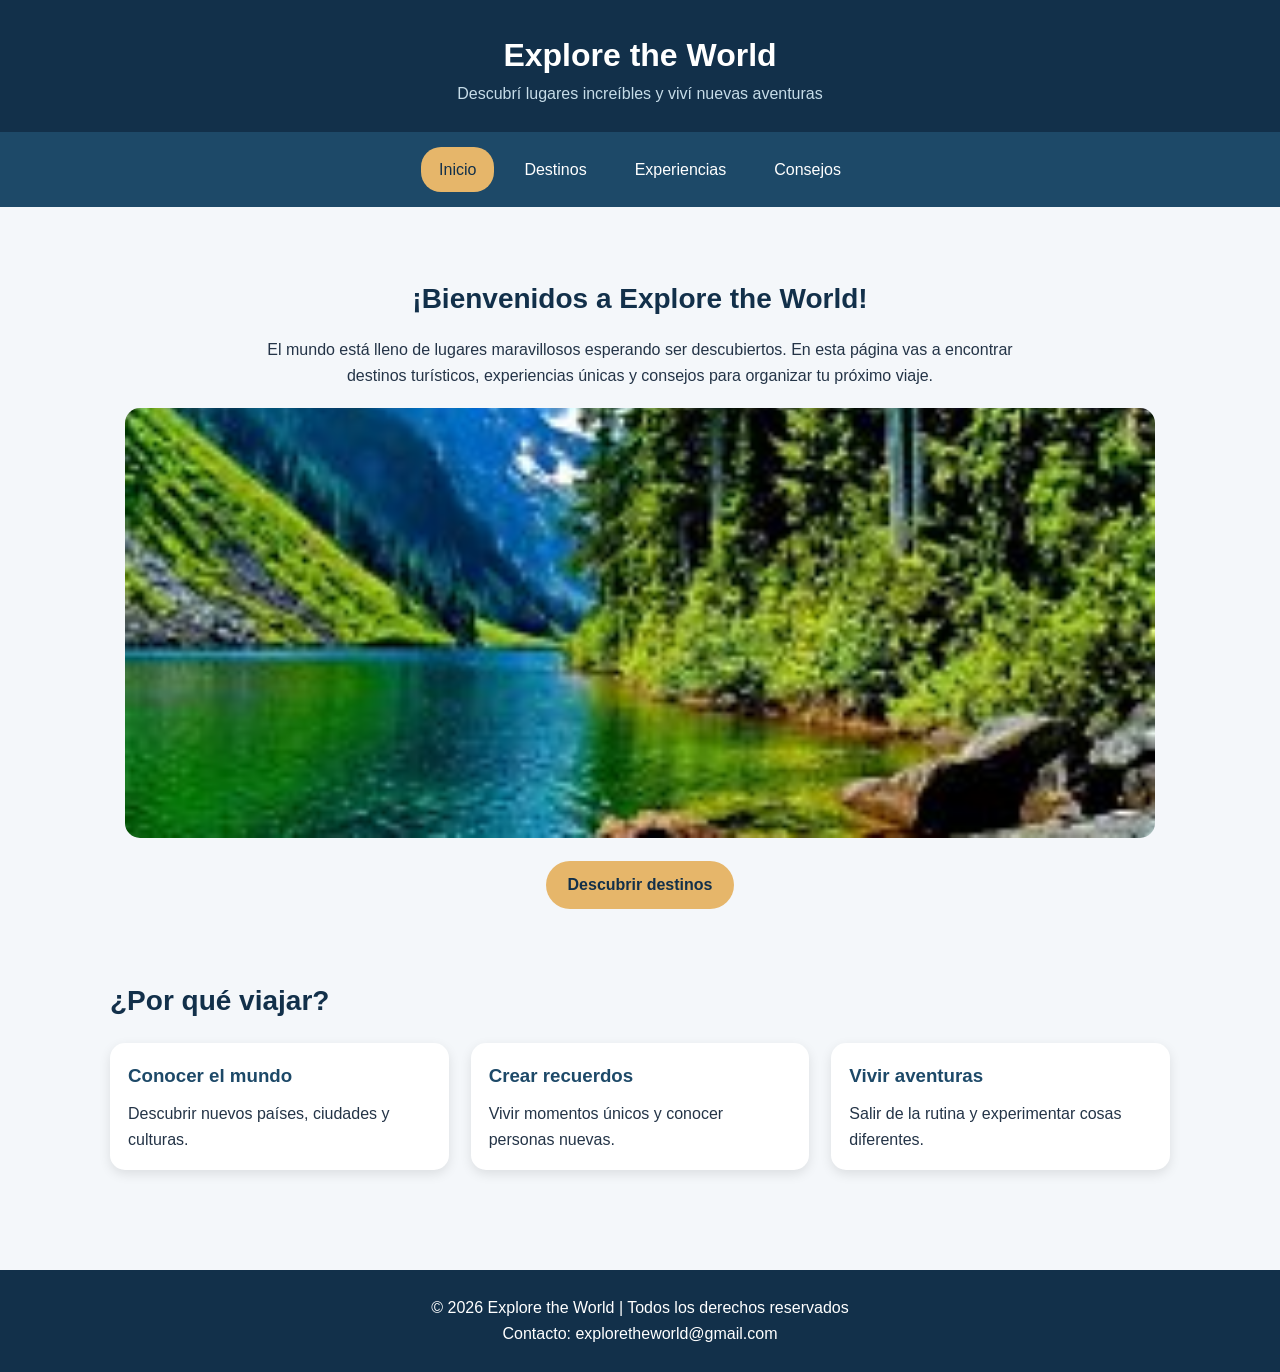
<file: index.html>
<!DOCTYPE html>
<html lang="es">
<head>
    <meta charset="UTF-8">
    <meta name="viewport" content="width=device-width, initial-scale=1.0">
    <title>Explore the World - Inicio</title>
    <link rel="stylesheet" href="style.css">
</head>
<body>

<header>
    <div class="logo"></div>
    <h1>Explore the World</h1>
    <p>Descubrí lugares increíbles y viví nuevas aventuras</p>
</header>

<nav>
    <a href="index.html" class="activo">Inicio</a>
    <a href="destinos.html">Destinos</a>
    <a href="experiencias.html">Experiencias</a>
    <a href="consejos.html">Consejos</a>
</nav>

<main>
    <section class="intro">
        <h2>¡Bienvenidos a Explore the World!</h2>
        <p>
            El mundo está lleno de lugares maravillosos esperando ser descubiertos.
            En esta página vas a encontrar destinos turísticos, experiencias únicas
            y consejos para organizar tu próximo viaje.
        </p>

        <img class="imagen-principal"
        src="paisaje de montaña.jfif"
        alt="Paisaje de montañas">
        
        <a href="destinos.html" class="boton">Descubrir destinos</a>
    </section>

    <section>
        <h2>¿Por qué viajar?</h2>
        <div class="contenedor">
            <article class="tarjeta">
                <div class="tarjeta-contenido">
                    <h3> Conocer el mundo</h3>
                    <p>Descubrir nuevos países, ciudades y culturas.</p>
                </div>
            </article>

            <article class="tarjeta">
                <div class="tarjeta-contenido">
                    <h3>Crear recuerdos</h3>
                    <p>Vivir momentos únicos y conocer personas nuevas.</p>
                </div>
            </article>

            <article class="tarjeta">
                <div class="tarjeta-contenido">
                    <h3>Vivir aventuras</h3>
                    <p>Salir de la rutina y experimentar cosas diferentes.</p>
                </div>
            </article>
        </div>
    </section>
</main>

<footer>
    <p>© 2026 Explore the World | Todos los derechos reservados</p>
    <p>Contacto: exploretheworld@gmail.com</p>
</footer>

</body>
</html>
</file>
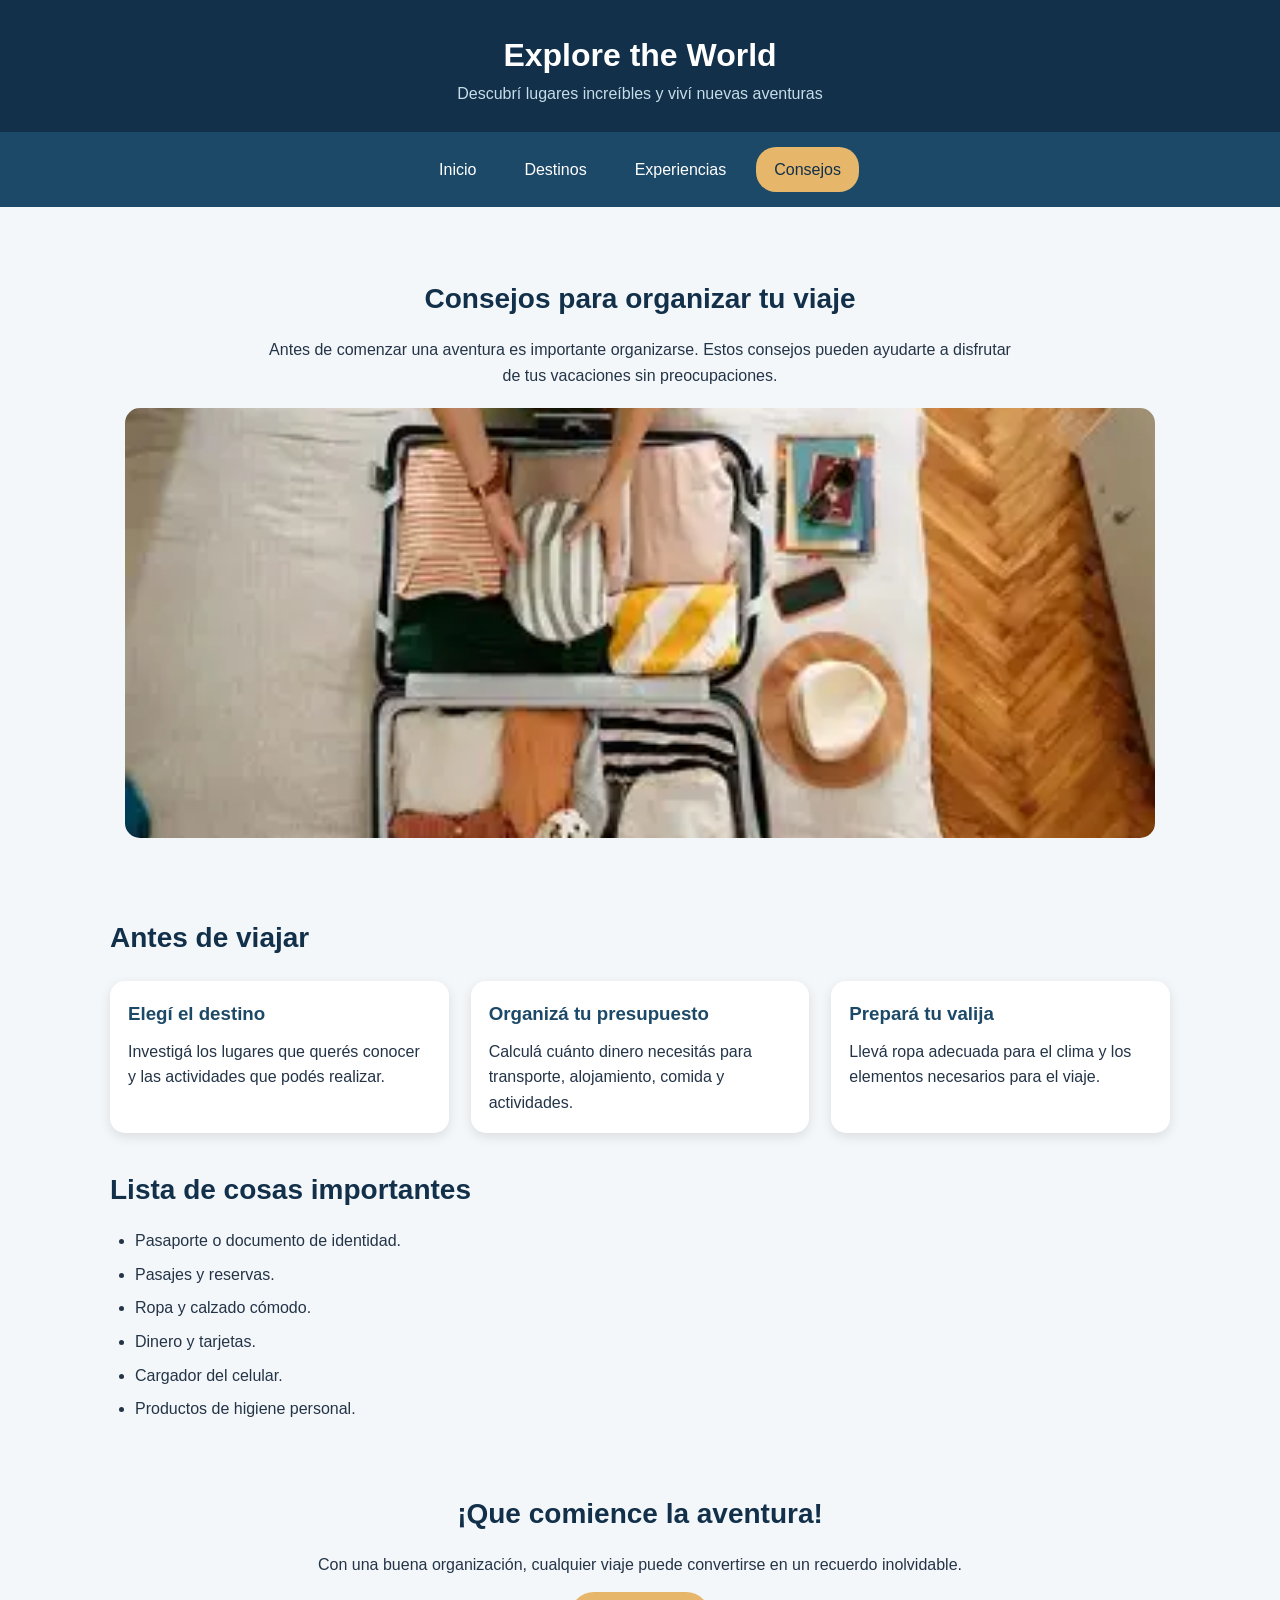
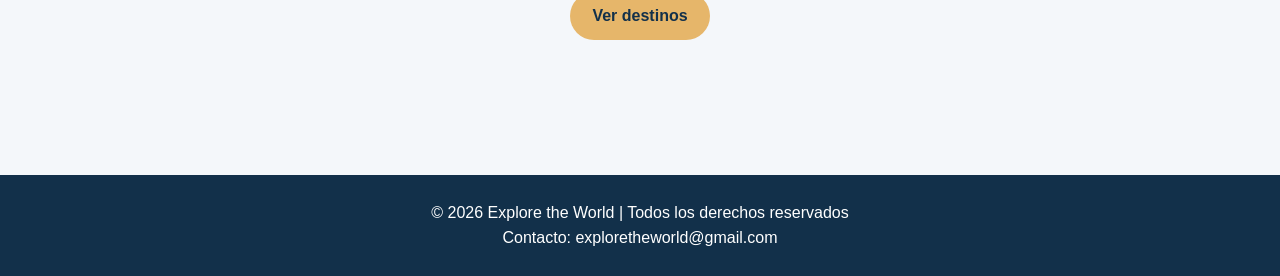
<file: consejos.html>
<!DOCTYPE html>
<html lang="es">
<head>
    <meta charset="UTF-8">
    <meta name="viewport" content="width=device-width, initial-scale=1.0">
    <title>Explore the World - Consejos</title>
    <link rel="stylesheet" href="style.css">
</head>
<body>

<header>
    <div class="logo"></div>
    <h1>Explore the World</h1>
    <p>Descubrí lugares increíbles y viví nuevas aventuras</p>
</header>

<nav>
    <a href="index.html">Inicio</a>
    <a href="destinos.html">Destinos</a>
    <a href="experiencias.html">Experiencias</a>
    <a href="consejos.html" class="activo">Consejos</a>
</nav>

<main>
    <section class="intro">
        <h2>Consejos para organizar tu viaje</h2>
        <p>
            Antes de comenzar una aventura es importante organizarse.
            Estos consejos pueden ayudarte a disfrutar de tus vacaciones
            sin preocupaciones.
        </p>

        <img class="imagen-principal"
        src="stuff.webp"
        alt="Maleta y elementos para viajar">
    </section>

    <section>
        <h2>Antes de viajar</h2>

        <div class="contenedor">
            <article class="tarjeta">
                <div class="tarjeta-contenido">
                    <h3>Elegí el destino</h3>
                    <p>Investigá los lugares que querés conocer
                    y las actividades que podés realizar.</p>
                </div>
            </article>

            <article class="tarjeta">
                <div class="tarjeta-contenido">
                    <h3>Organizá tu presupuesto</h3>
                    <p>Calculá cuánto dinero necesitás para
                    transporte, alojamiento, comida y actividades.</p>
                </div>
            </article>

            <article class="tarjeta">
                <div class="tarjeta-contenido">
                    <h3> Prepará tu valija</h3>
                    <p>Llevá ropa adecuada para el clima y
                    los elementos necesarios para el viaje.</p>
                </div>
            </article>
        </div>
    </section>

    <section>
        <h2>Lista de cosas importantes</h2>
        <ul>
            <li>Pasaporte o documento de identidad.</li>
            <li>Pasajes y reservas.</li>
            <li>Ropa y calzado cómodo.</li>
            <li>Dinero y tarjetas.</li>
            <li>Cargador del celular.</li>
            <li>Productos de higiene personal.</li>
        </ul>
    </section>

    <section class="intro">
        <h2>¡Que comience la aventura!</h2>
        <p>Con una buena organización, cualquier viaje puede
        convertirse en un recuerdo inolvidable.</p>
        <a href="destinos.html" class="boton">Ver destinos</a>
    </section>
</main>

<footer>
    <p>© 2026 Explore the World | Todos los derechos reservados</p>
    <p>Contacto: exploretheworld@gmail.com</p>
</footer>

</body>
</html>
</file>
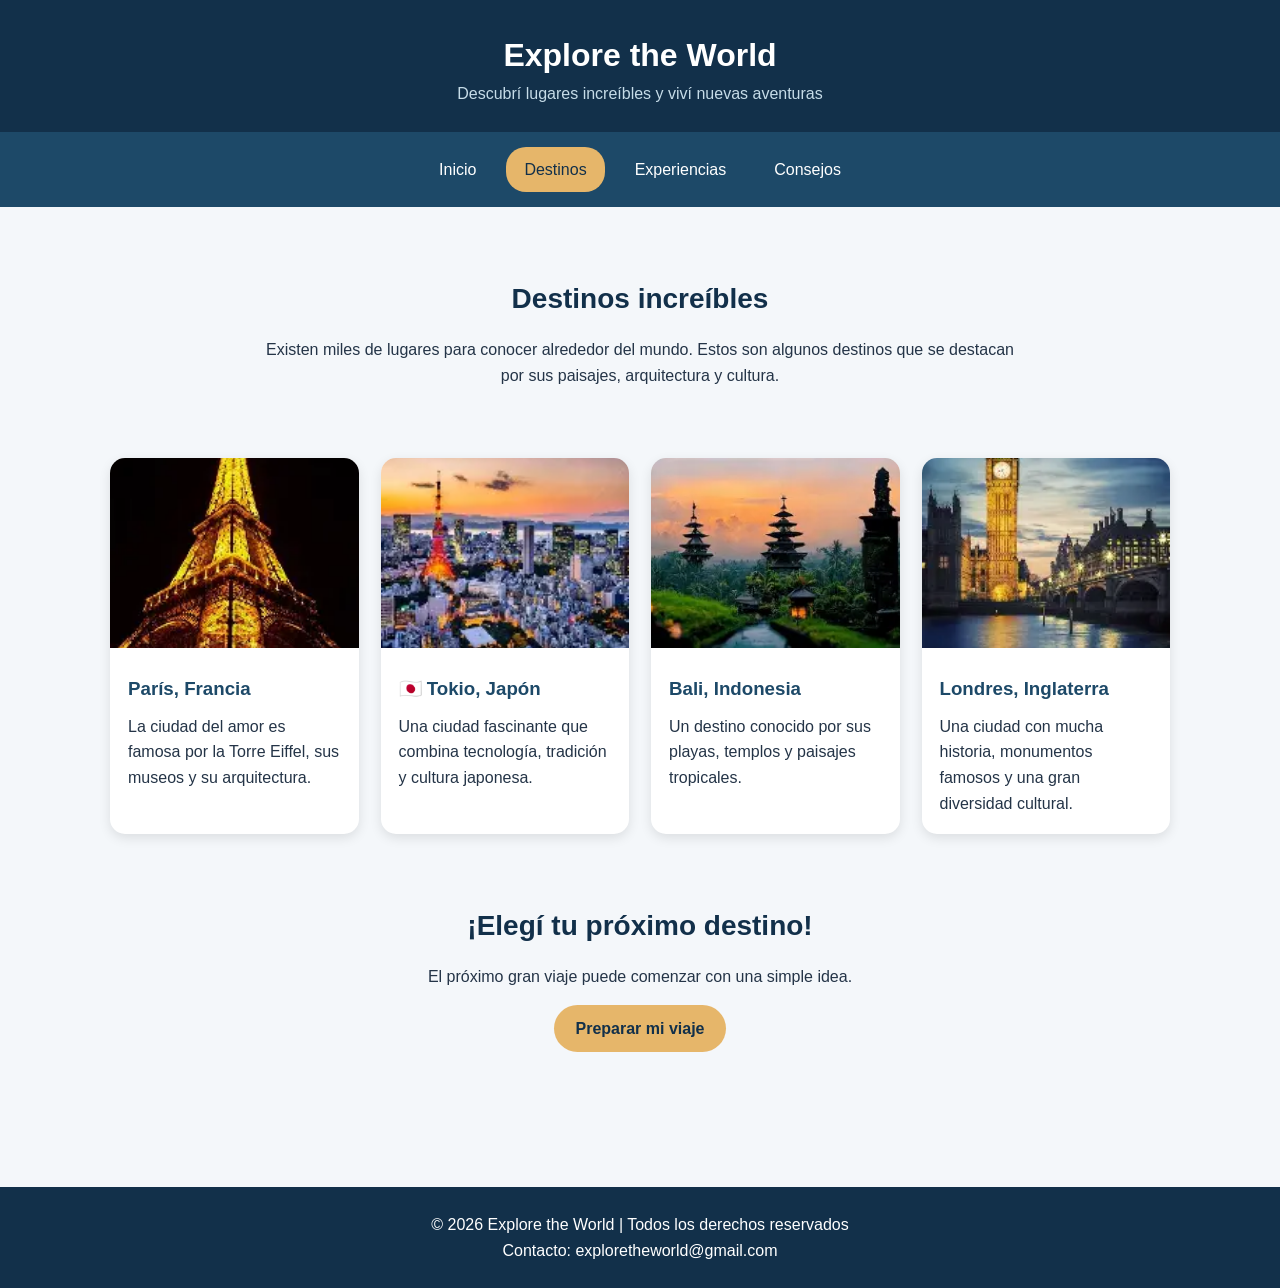
<file: destinos.html>
<!DOCTYPE html>
<html lang="es">
<head>
    <meta charset="UTF-8">
    <meta name="viewport" content="width=device-width, initial-scale=1.0">
    <title>Explore the World - Destinos</title>
    <link rel="stylesheet" href="style.css">
</head>
<body>

<header>
    <div class="logo"></div>
    <h1>Explore the World</h1>
    <p>Descubrí lugares increíbles y viví nuevas aventuras</p>
</header>

<nav>
    <a href="index.html">Inicio</a>
    <a href="destinos.html" class="activo">Destinos</a>
    <a href="experiencias.html">Experiencias</a>
    <a href="consejos.html">Consejos</a>
</nav>

<main>
    <section class="intro">
        <h2>Destinos increíbles</h2>
        <p>
            Existen miles de lugares para conocer alrededor del mundo.
            Estos son algunos destinos que se destacan por sus paisajes,
            arquitectura y cultura.
        </p>
    </section>

    <section>
        <div class="contenedor">

            <article class="tarjeta">
                <img src="torre.webp"
                alt="Torre Eiffel en París">
                <div class="tarjeta-contenido">
                    <h3> París, Francia</h3>
                    <p>La ciudad del amor es famosa por la Torre Eiffel,
                    sus museos y su arquitectura.</p>
                </div>
            </article>

            <article class="tarjeta">
                <img src="tokio.webp"
                alt="Ciudad de Tokio">
                <div class="tarjeta-contenido">
                    <h3>🇯🇵 Tokio, Japón</h3>
                    <p>Una ciudad fascinante que combina tecnología,
                    tradición y cultura japonesa.</p>
                </div>
            </article>

            <article class="tarjeta">
                <img src="bali.webp"
                alt="Paisaje de Bali">
                <div class="tarjeta-contenido">
                    <h3> Bali, Indonesia</h3>
                    <p>Un destino conocido por sus playas,
                    templos y paisajes tropicales.</p>
                </div>
            </article>

            <article class="tarjeta">
                <img src="bigben.webp"
                alt="Big Ben en Londres">
                <div class="tarjeta-contenido">
                    <h3> Londres, Inglaterra</h3>
                    <p>Una ciudad con mucha historia, monumentos
                    famosos y una gran diversidad cultural.</p>
                </div>
            </article>

        </div>
    </section>

    <section class="intro">
        <h2>¡Elegí tu próximo destino!</h2>
        <p>El próximo gran viaje puede comenzar con una simple idea.</p>
        <a href="consejos.html" class="boton">Preparar mi viaje</a>
    </section>
</main>

<footer>
    <p>© 2026 Explore the World | Todos los derechos reservados</p>
    <p>Contacto: exploretheworld@gmail.com</p>
</footer>

</body>
</html>
</file>
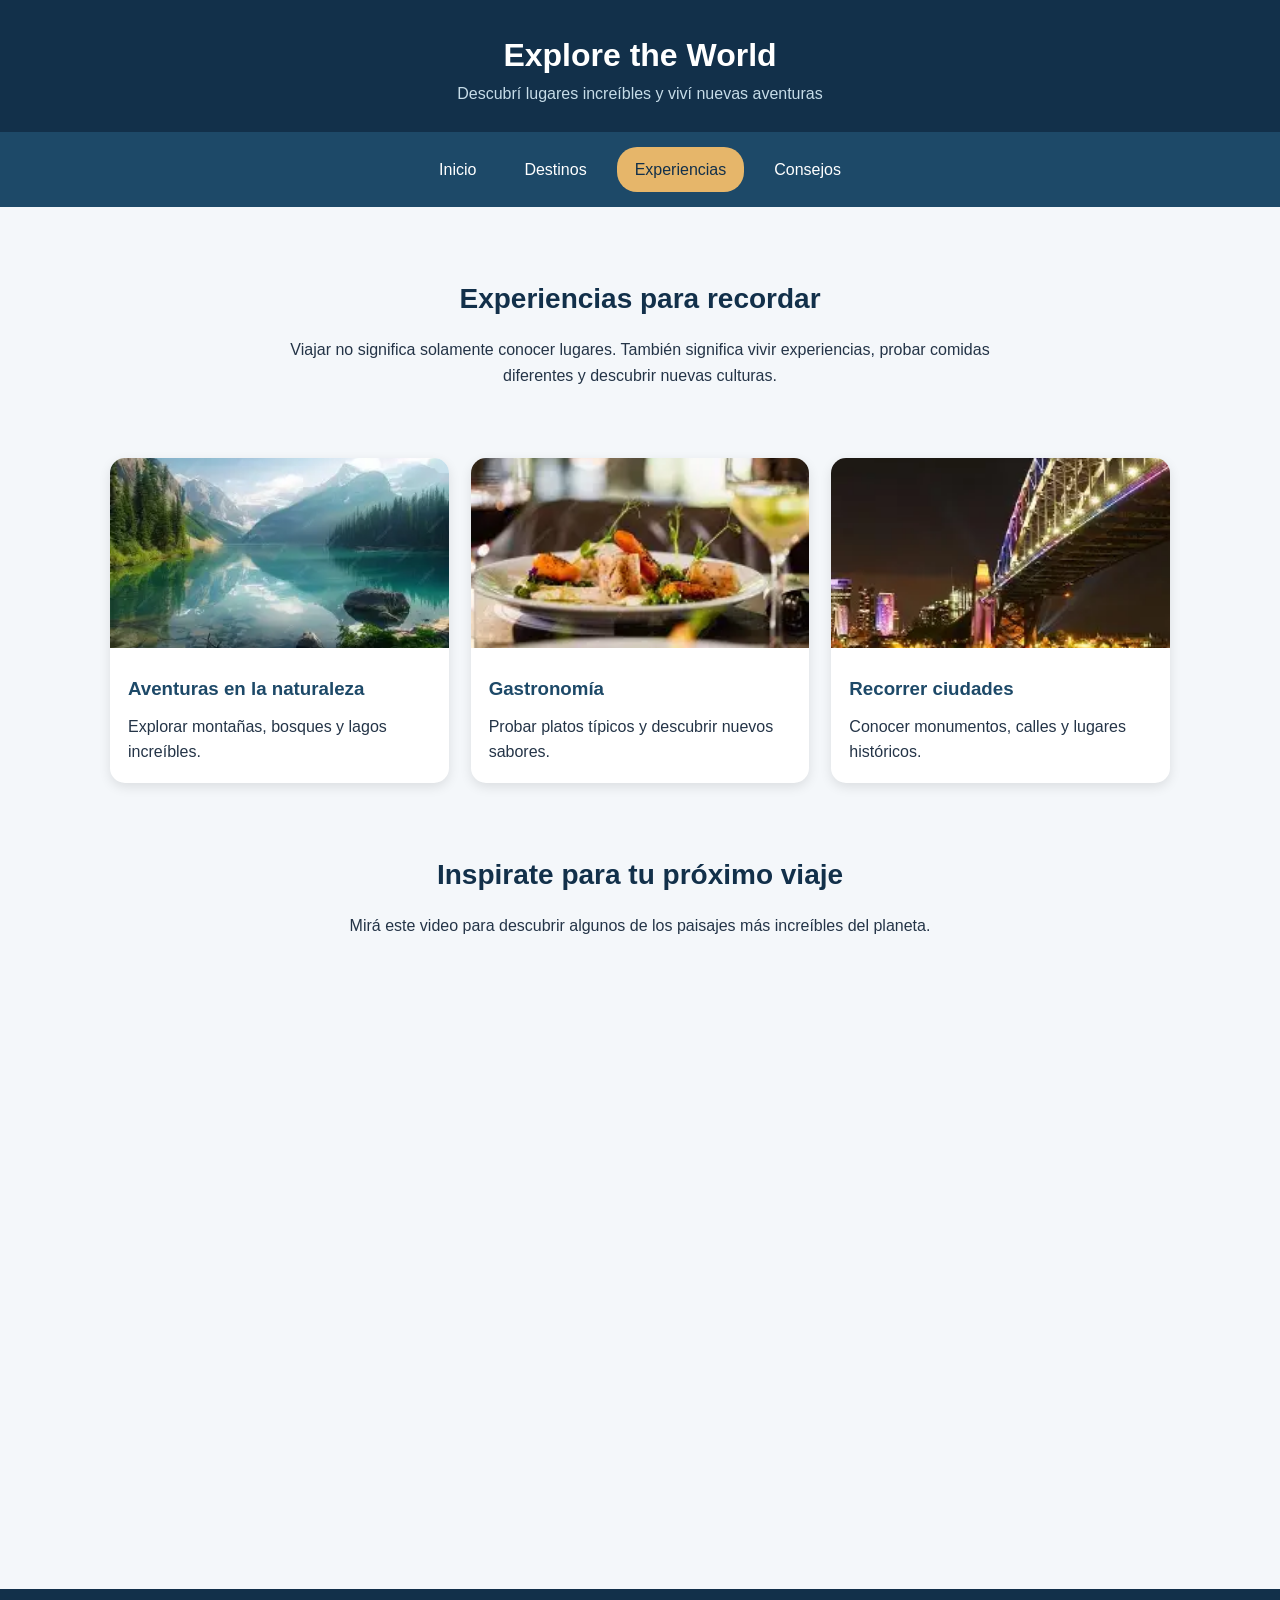
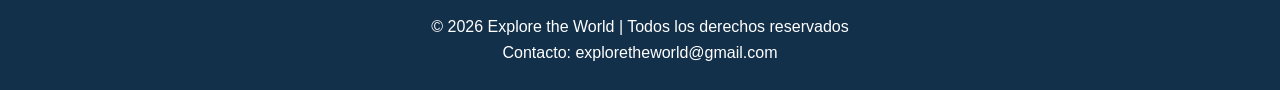
<file: experiencias.html>
<!DOCTYPE html>
<html lang="es">
<head>
    <meta charset="UTF-8">
    <meta name="viewport" content="width=device-width, initial-scale=1.0">
    <title>Explore the World - Experiencias</title>
    <link rel="stylesheet" href="style.css">
</head>
<body>

<header>
    <div class="logo"></div>
    <h1>Explore the World</h1>
    <p>Descubrí lugares increíbles y viví nuevas aventuras</p>
</header>

<nav>
    <a href="index.html">Inicio</a>
    <a href="destinos.html">Destinos</a>
    <a href="experiencias.html" class="activo">Experiencias</a>
    <a href="consejos.html">Consejos</a>
</nav>

<main>
    <section class="intro">
        <h2>Experiencias para recordar</h2>
        <p>
            Viajar no significa solamente conocer lugares.
            También significa vivir experiencias, probar comidas diferentes
            y descubrir nuevas culturas.
        </p>
    </section>

    <section>
        <div class="contenedor">

            <article class="tarjeta">
                <img src="lago.webp"
                alt="Lago rodeado de montañas">
                <div class="tarjeta-contenido">
                    <h3> Aventuras en la naturaleza</h3>
                    <p>Explorar montañas, bosques y lagos increíbles.</p>
                </div>
            </article>

            <article class="tarjeta">
                <img src="comida.webp"
                alt="Comida en un restaurante">
                <div class="tarjeta-contenido">
                    <h3> Gastronomía</h3>
                    <p>Probar platos típicos y descubrir nuevos sabores.</p>
                </div>
            </article>

            <article class="tarjeta">
                <img src="ciudad.webp"
                alt="Ciudad iluminada por la noche">
                <div class="tarjeta-contenido">
                    <h3>Recorrer ciudades</h3>
                    <p>Conocer monumentos, calles y lugares históricos.</p>
                </div>
            </article>

        </div>
    </section>

    <section class="intro">
        <h2>Inspirate para tu próximo viaje</h2>
        <p>Mirá este video para descubrir algunos de los paisajes
        más increíbles del planeta.</p>

        <iframe width="902" height="508" src="https://www.youtube.com/embed/TPhuy6_JWZk" title="EL VIDEO DE VIAJES MÁS LARGO DE YOUTUBE Y EL MUNDO: NORUEGA - HD" frameborder="0" allow="accelerometer; autoplay; clipboard-write; encrypted-media; gyroscope; picture-in-picture; web-share" referrerpolicy="strict-origin-when-cross-origin" allowfullscreen></iframe>
    </section>
</main>

<footer>
    <p>© 2026 Explore the World | Todos los derechos reservados</p>
    <p>Contacto: exploretheworld@gmail.com</p>
</footer>

</body>
</html>
</file>
<file: style.css>
* {
    margin: 0;
    padding: 0;
    box-sizing: border-box;
}
body {
    font-family: Arial, sans-serif;
    background-color: #f4f7fa;
    color: #243447;
    line-height: 1.6;
}
header {
    background-color: #12304a;
    color: white;
    padding: 25px;
    text-align: center;
}
.logo {
    font-size: 40px;
}
header h1 {
    font-size: 32px;
    margin-top: 5px;
}
header p {
    color: #c6dce8;
}
nav {
    background-color: #1d4968;
    display: flex;
    justify-content: center;
    flex-wrap: wrap;
    gap: 12px;
    padding: 15px;
}
nav a {
    color: white;
    text-decoration: none;
    padding: 10px 18px;
    border-radius: 20px;
    transition: 0.3s;
}
nav a:hover,
nav a.activo {
    background-color: #e6b66a;
    color: #12304a;
}
main {
    max-width: 1100px;
    margin: auto;
    padding: 35px 20px;
}
h2 {
    color: #12304a;
    margin-bottom: 15px;
    font-size: 28px;
}
h3 {
    color: #1d4968;
    margin-bottom: 10px;
}
section {
    margin-bottom: 35px;
}
.intro {
    text-align: center;
    padding: 35px 15px;
}
.intro p {
    max-width: 750px;
    margin: auto;
}
.imagen-principal {
    width: 100%;
    max-height: 430px;
    object-fit: cover;
    border-radius: 15px;
    margin-top: 20px;
}
.contenedor {
    display: grid;
    grid-template-columns: repeat(auto-fit, minmax(230px, 1fr));
    gap: 22px;
    margin-top: 20px;
}
.tarjeta {
    background-color: white;
    border-radius: 15px;
    overflow: hidden;
    box-shadow: 0 4px 12px rgba(0,0,0,0.10);
    transition: 0.3s;
}
.tarjeta:hover {
    transform: translateY(-5px);
}
.tarjeta img {
    width: 100%;
    height: 190px;
    object-fit: cover;
}
.tarjeta-contenido {
    padding: 18px;
}
.boton {
    display: inline-block;
    background-color: #e6b66a;
    color: #12304a;
    padding: 11px 22px;
    text-decoration: none;
    border-radius: 25px;
    font-weight: bold;
    margin-top: 15px;
    transition: 0.3s;
}
.boton:hover {
    background-color: #12304a;
    color: white;
}
ul {
    padding-left: 25px;
}
li {
    margin-bottom: 8px;
}
.video {
    width: 100%;
    max-width: 700px;
    aspect-ratio: 16 / 9;
    border: none;
    border-radius: 15px;
    display: block;
    margin: 20px auto;
}
footer {
    background-color: #12304a;
    color: white;
    text-align: center;
    padding: 25px;
    margin-top: 30px;
}
footer a {
    color: #e6b66a;
    text-decoration: none;
}
@media (max-width: 600px) {
    header h1 {
        font-size: 25px;
    }
    nav {
        gap: 5px;
    }
    nav a {
        padding: 8px 12px;
        font-size: 14px;
    }
    main {
        padding: 20px 15px;
    }
}
</file>
